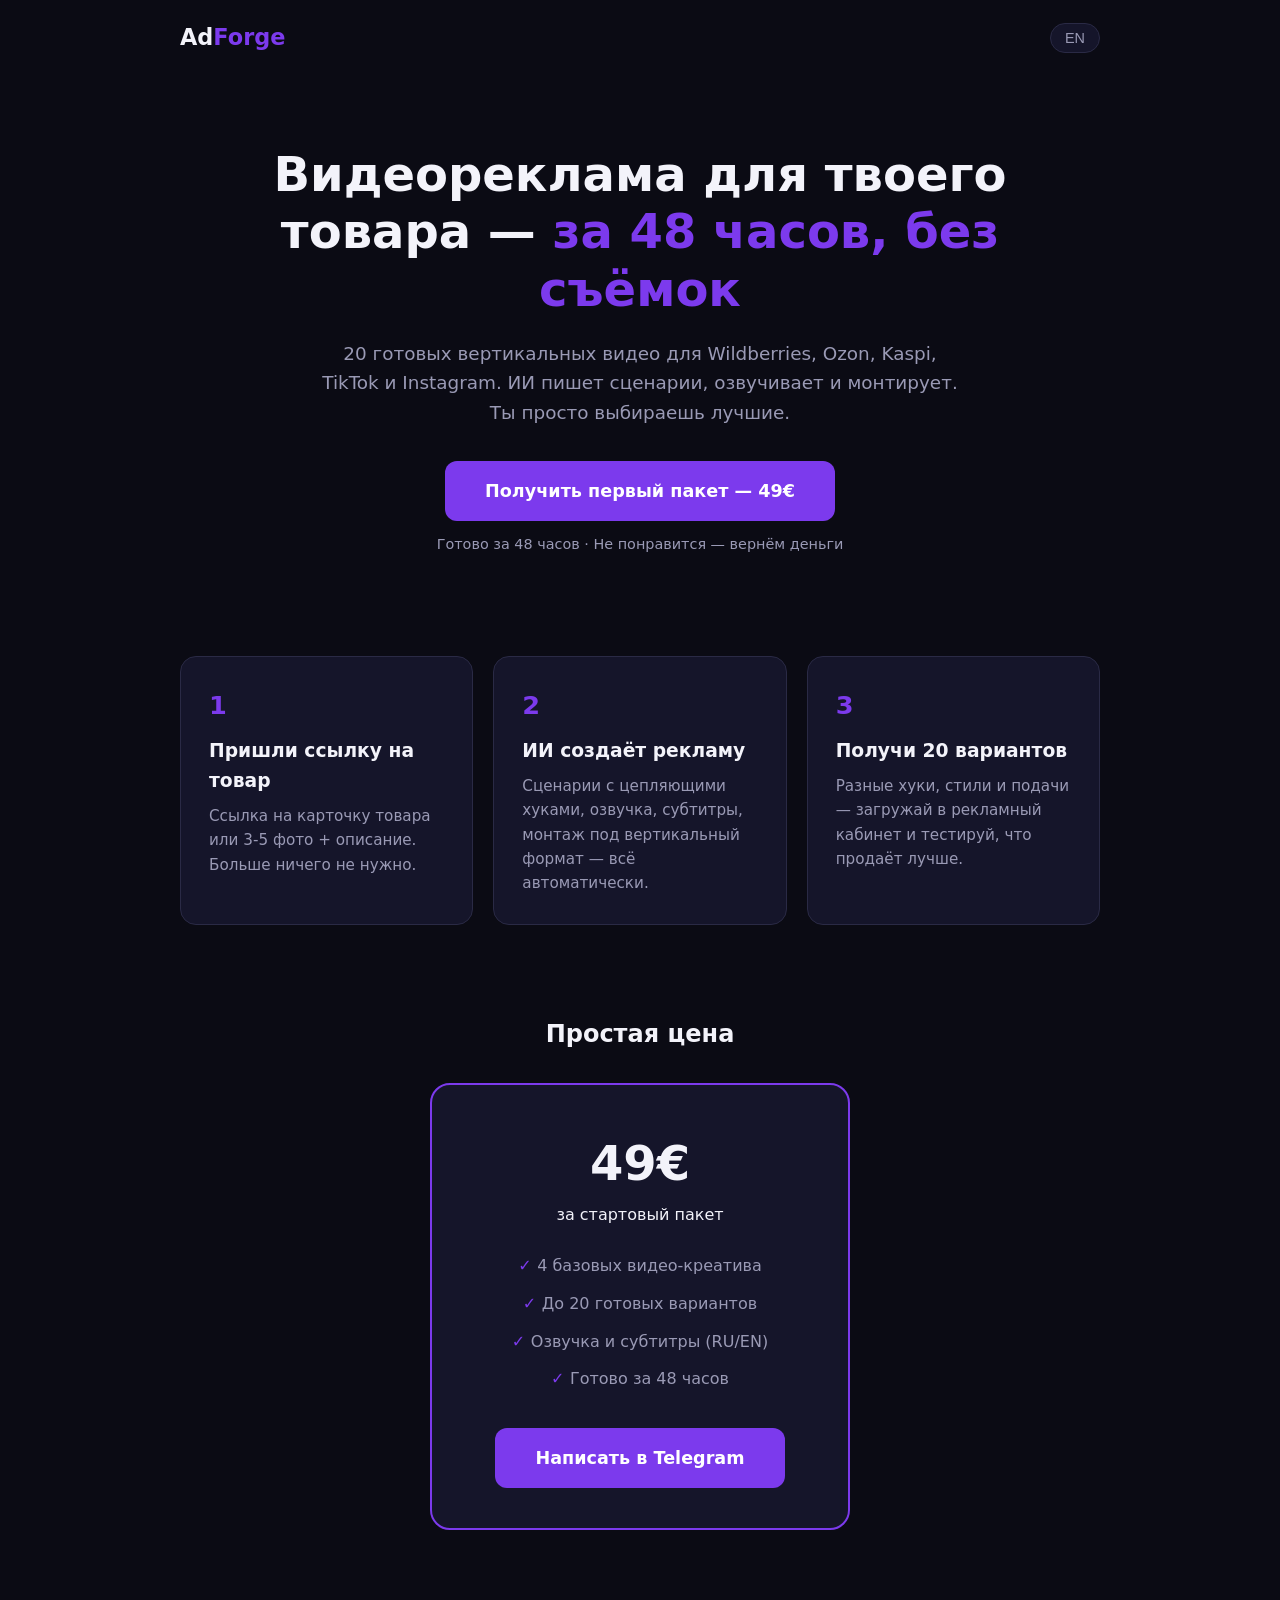
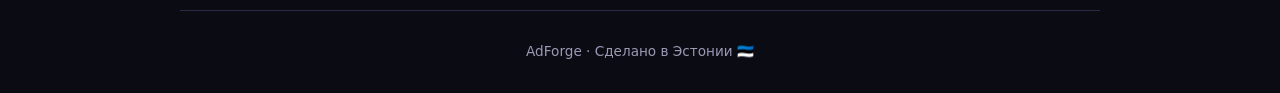
<file: adforge/landing/index.html>
<!DOCTYPE html>
<html lang="ru">
<head>
<meta charset="UTF-8">
<meta name="viewport" content="width=device-width, initial-scale=1.0">
<title>AdForge — видеореклама для твоего товара за 48 часов</title>
<meta name="description" content="20 готовых видеообъявлений для Wildberries, Ozon, Kaspi и Instagram — без съёмок, актёров и монтажа. От 49€.">
<style>
  :root { --accent:#7C3AED; --bg:#0B0B14; --card:#15152A; --text:#F3F3FA; --muted:#9A9AB5; }
  * { margin:0; padding:0; box-sizing:border-box; }
  body { background:var(--bg); color:var(--text); font-family:'Segoe UI',system-ui,sans-serif; line-height:1.6; }
  .wrap { max-width:960px; margin:0 auto; padding:0 20px; }
  header { padding:20px 0; display:flex; justify-content:space-between; align-items:center; }
  .logo { font-size:1.4rem; font-weight:800; }
  .logo span { color:var(--accent); }
  .lang-toggle { background:var(--card); border:1px solid #2A2A45; color:var(--muted); padding:6px 14px; border-radius:20px; cursor:pointer; font-size:.9rem; }
  .hero { text-align:center; padding:70px 0 50px; }
  .hero h1 { font-size:clamp(1.8rem,5vw,3rem); font-weight:800; line-height:1.2; margin-bottom:20px; }
  .hero h1 em { color:var(--accent); font-style:normal; }
  .hero p { color:var(--muted); font-size:1.15rem; max-width:640px; margin:0 auto 34px; }
  .cta { display:inline-block; background:var(--accent); color:#fff; text-decoration:none; font-weight:700; font-size:1.1rem; padding:16px 40px; border-radius:12px; transition:transform .15s; }
  .cta:hover { transform:translateY(-2px); }
  .sub { display:block; margin-top:12px; color:var(--muted); font-size:.9rem; }
  .steps { display:grid; grid-template-columns:repeat(auto-fit,minmax(240px,1fr)); gap:20px; padding:50px 0; }
  .step { background:var(--card); border:1px solid #2A2A45; border-radius:16px; padding:28px; }
  .step .num { color:var(--accent); font-weight:800; font-size:1.6rem; }
  .step h3 { margin:10px 0 8px; }
  .step p { color:var(--muted); font-size:.95rem; }
  .pricing { text-align:center; padding:40px 0 80px; }
  .price-card { background:var(--card); border:2px solid var(--accent); border-radius:20px; max-width:420px; margin:30px auto 0; padding:40px; }
  .price-card .price { font-size:3rem; font-weight:800; }
  .price-card ul { list-style:none; margin:20px 0 30px; color:var(--muted); }
  .price-card li { padding:6px 0; }
  .price-card li::before { content:"✓ "; color:var(--accent); font-weight:700; }
  footer { border-top:1px solid #2A2A45; padding:30px 0; text-align:center; color:var(--muted); font-size:.85rem; }
</style>
</head>
<body>
<div class="wrap">
  <header>
    <div class="logo">Ad<span>Forge</span></div>
    <button class="lang-toggle" onclick="toggleLang()">EN</button>
  </header>

  <section class="hero">
    <h1 data-ru="Видеореклама для твоего товара — <em>за 48 часов, без съёмок</em>"
        data-en="Video ads for your product — <em>in 48 hours, no filming</em>">Видеореклама для твоего товара — <em>за 48 часов, без съёмок</em></h1>
    <p data-ru="20 готовых вертикальных видео для Wildberries, Ozon, Kaspi, TikTok и Instagram. ИИ пишет сценарии, озвучивает и монтирует. Ты просто выбираешь лучшие."
       data-en="20 ready vertical videos for TikTok, Instagram, Etsy and Shopify. AI writes the scripts, voices them and edits. You just pick the best ones.">20 готовых вертикальных видео для Wildberries, Ozon, Kaspi, TikTok и Instagram. ИИ пишет сценарии, озвучивает и монтирует. Ты просто выбираешь лучшие.</p>
    <a class="cta" href="https://t.me/adforge_ee" target="_blank"
       data-ru="Получить первый пакет — 49€"
       data-en="Get your first ad pack — €49">Получить первый пакет — 49€</a>
    <span class="sub" data-ru="Готово за 48 часов · Не понравится — вернём деньги"
          data-en="Ready in 48 hours · Money-back guarantee">Готово за 48 часов · Не понравится — вернём деньги</span>
  </section>

  <section class="steps">
    <div class="step">
      <div class="num">1</div>
      <h3 data-ru="Пришли ссылку на товар" data-en="Send your product link">Пришли ссылку на товар</h3>
      <p data-ru="Ссылка на карточку товара или 3-5 фото + описание. Больше ничего не нужно."
         data-en="A product page link or 3-5 photos + description. That's all we need.">Ссылка на карточку товара или 3-5 фото + описание. Больше ничего не нужно.</p>
    </div>
    <div class="step">
      <div class="num">2</div>
      <h3 data-ru="ИИ создаёт рекламу" data-en="AI creates your ads">ИИ создаёт рекламу</h3>
      <p data-ru="Сценарии с цепляющими хуками, озвучка, субтитры, монтаж под вертикальный формат — всё автоматически."
         data-en="Scripts with scroll-stopping hooks, voiceover, captions, vertical-format editing — all automatic.">Сценарии с цепляющими хуками, озвучка, субтитры, монтаж под вертикальный формат — всё автоматически.</p>
    </div>
    <div class="step">
      <div class="num">3</div>
      <h3 data-ru="Получи 20 вариантов" data-en="Get 20 variants">Получи 20 вариантов</h3>
      <p data-ru="Разные хуки, стили и подачи — загружай в рекламный кабинет и тестируй, что продаёт лучше."
         data-en="Different hooks, styles and angles — upload to your ad account and test what sells best.">Разные хуки, стили и подачи — загружай в рекламный кабинет и тестируй, что продаёт лучше.</p>
    </div>
  </section>

  <section class="pricing">
    <h2 data-ru="Простая цена" data-en="Simple pricing">Простая цена</h2>
    <div class="price-card">
      <div class="price">49€</div>
      <div data-ru="за стартовый пакет" data-en="for a starter pack">за стартовый пакет</div>
      <ul>
        <li data-ru="4 базовых видео-креатива" data-en="4 base video creatives">4 базовых видео-креатива</li>
        <li data-ru="До 20 готовых вариантов" data-en="Up to 20 ready variants">До 20 готовых вариантов</li>
        <li data-ru="Озвучка и субтитры (RU/EN)" data-en="Voiceover and captions (RU/EN)">Озвучка и субтитры (RU/EN)</li>
        <li data-ru="Готово за 48 часов" data-en="Ready in 48 hours">Готово за 48 часов</li>
      </ul>
      <a class="cta" href="https://t.me/adforge_ee" target="_blank"
         data-ru="Написать в Telegram" data-en="Message us on Telegram">Написать в Telegram</a>
    </div>
  </section>

  <footer>
    <div data-ru="AdForge · Сделано в Эстонии 🇪🇪" data-en="AdForge · Made in Estonia 🇪🇪">AdForge · Сделано в Эстонии 🇪🇪</div>
  </footer>
</div>

<script>
let lang = 'ru';
function toggleLang() {
  lang = lang === 'ru' ? 'en' : 'ru';
  document.documentElement.lang = lang;
  document.querySelector('.lang-toggle').textContent = lang === 'ru' ? 'EN' : 'RU';
  document.querySelectorAll('[data-ru]').forEach(el => {
    const v = el.getAttribute('data-' + lang);
    if (el.matches('h1, h3, h2') || v.includes('<em>')) el.innerHTML = v; else el.textContent = v;
  });
  document.title = lang === 'ru'
    ? 'AdForge — видеореклама для твоего товара за 48 часов'
    : 'AdForge — video ads for your product in 48 hours';
}
</script>
</body>
</html>
</file>
